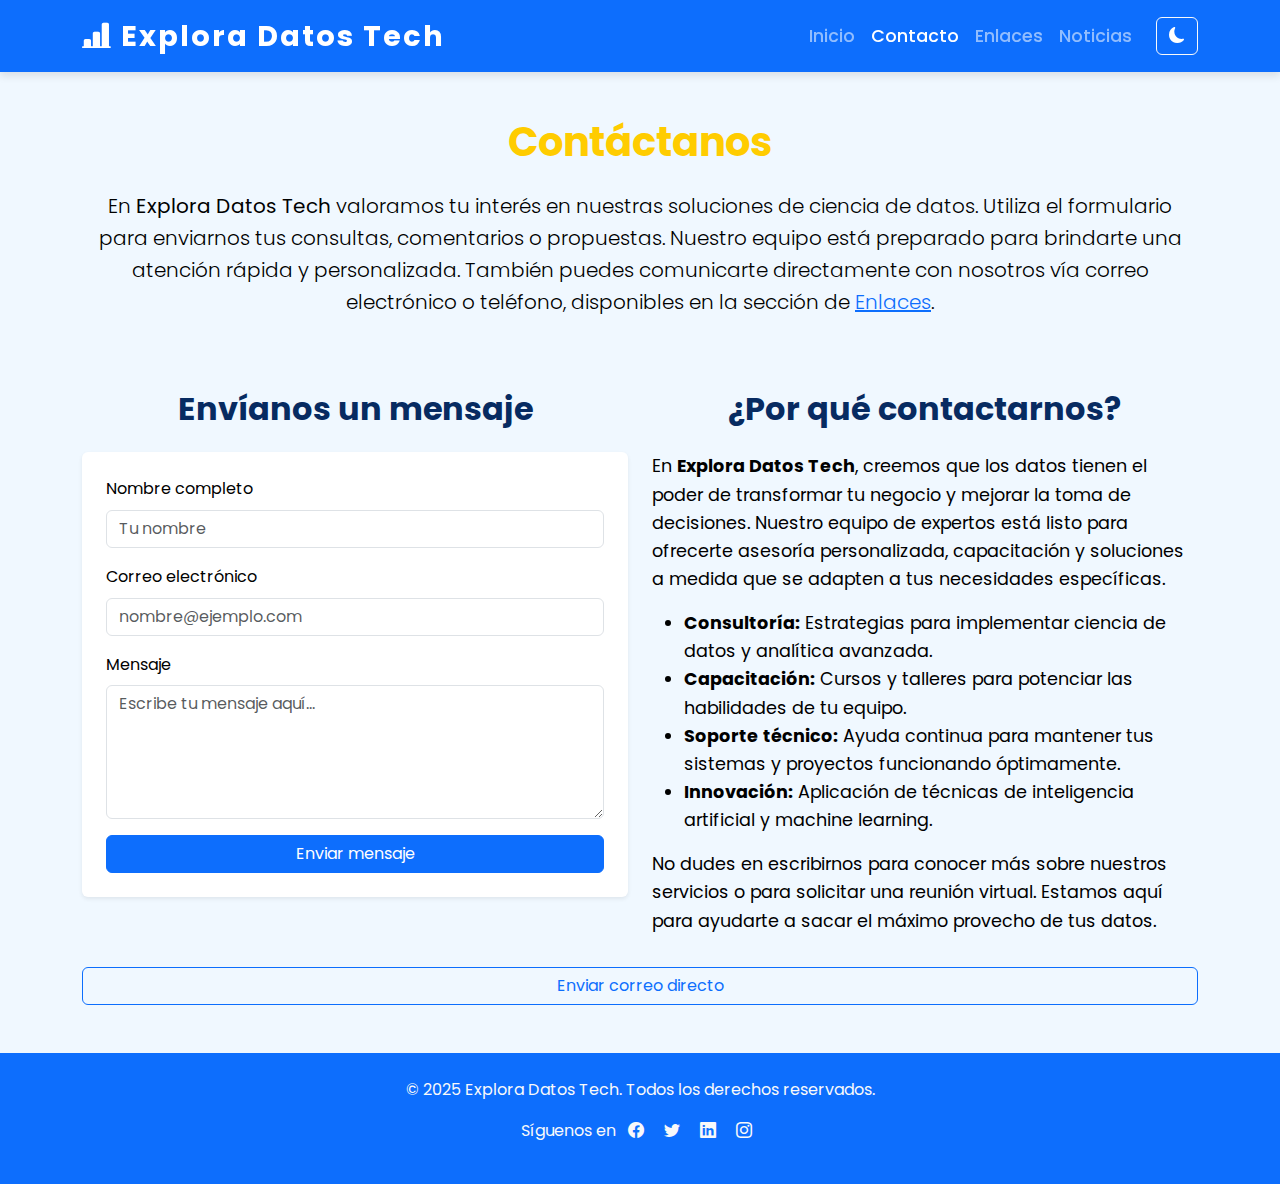
<file: contacto.html>
<!DOCTYPE html>
<html lang="es">
<head>
  <meta charset="UTF-8" />
  <meta name="viewport" content="width=device-width, initial-scale=1" />
  <meta name="description" content="Contáctanos en Explora Datos para recibir asesoría en ciencia de datos, capacitación y soporte técnico.">

  <title>Explora Datos | Contáctanos</title>
  <link rel="icon" href="img/grafico.png" type="image/png" />
  <!-- Google Fonts -->
  <link href="https://fonts.googleapis.com/css2?family=Poppins:wght@400;600&display=swap" rel="stylesheet" />
  <!-- Bootstrap CSS -->
  <link href="https://cdn.jsdelivr.net/npm/bootstrap@5.3.0/dist/css/bootstrap.min.css" rel="stylesheet" />
  <!-- Bootstrap Icons -->
  <link href="https://cdn.jsdelivr.net/npm/bootstrap-icons@1.10.5/font/bootstrap-icons.css" rel="stylesheet" />
  <!-- Custom CSS -->
  <link rel="stylesheet" href="css/style.css"/>
  
</head>
<body>

  <!-- Navbar -->
  <nav class="navbar navbar-expand-lg navbar-dark bg-primary fixed-top">
    <div class="container">
      <a class="navbar-brand" href="index.html">
        <i class="bi bi-bar-chart-line-fill"></i> Explora Datos Tech
      </a>
      <button class="navbar-toggler" type="button" data-bs-toggle="collapse" data-bs-target="#navbarNav" 
              aria-controls="navbarNav" aria-expanded="false" aria-label="Toggle navigation">
        <span class="navbar-toggler-icon"></span>
      </button>
      <div class="collapse navbar-collapse justify-content-end" id="navbarNav">
        <ul class="navbar-nav fs-5">
          <li class="nav-item"><a class="nav-link" href="index.html">Inicio</a></li>
          <li class="nav-item"><a class="nav-link active" href="contacto.html">Contacto</a></li>
          <li class="nav-item"><a class="nav-link" href="enlaces.html">Enlaces</a></li>
          <li class="nav-item"><a class="nav-link" href="noticias.html">Noticias</a></li>
        </ul>
        <!-- Botón de modo oscuro -->
        <button id="btnToggleDark" class="btn btn-outline-light ms-3" title="Modo oscuro" aria-label="Alternar modo oscuro">
            <i class="bi bi-moon-fill"></i>
          </button>
      </div>
    </div>
  </nav>

  <!-- Contenido principal -->
  <main class="container my-5">

    <h1 class="mb-4 text-center">Contáctanos</h1>
    <p class="lead text-center mb-5">
      En <strong>Explora Datos Tech</strong> valoramos tu interés en nuestras soluciones de ciencia de datos.  
      Utiliza el formulario para enviarnos tus consultas, comentarios o propuestas.  
      Nuestro equipo está preparado para brindarte una atención rápida y personalizada.  
      También puedes comunicarte directamente con nosotros vía correo electrónico o teléfono, disponibles en la sección de <a href="enlaces.html">Enlaces</a>.
    </p>

    <div class="row gy-5">

      <!-- Formulario de contacto -->
<section class="col-lg-6">
  <h2 class="mb-4 text-center">Envíanos un mensaje</h2>
  <form id="contactForm" class="p-4 bg-white rounded shadow-sm" novalidate>
    <div class="mb-3">
      <label for="name" class="form-label">Nombre completo</label>
      <input type="text" class="form-control" id="name" placeholder="Tu nombre" required />
    </div>
    <div class="mb-3">
      <label for="email" class="form-label">Correo electrónico</label>
      <input type="email" class="form-control" id="email" placeholder="nombre@ejemplo.com" required />
    </div>
    <div class="mb-3">
      <label for="message" class="form-label">Mensaje</label>
      <textarea class="form-control" id="message" rows="5" placeholder="Escribe tu mensaje aquí..." required></textarea>
    </div>
    <button type="submit" class="btn btn-primary w-100">Enviar mensaje</button>
  </form>

  <div id="successMessage" class="alert alert-success d-none mt-3" role="alert"
       style="width: fit-content; padding: 0.5rem 1rem; margin-top: 1rem;">
    ¡Gracias por contactarnos! Te responderemos pronto.
  </div>
  
</section>

      <!-- Información adicional -->
      <section class="col-lg-6">
        <h2 class="mb-4 text-center">¿Por qué contactarnos?</h2>
        <p>
          En <strong>Explora Datos Tech</strong>, creemos que los datos tienen el poder de transformar
          tu negocio y mejorar la toma de decisiones. Nuestro equipo de expertos está listo para
          ofrecerte asesoría personalizada, capacitación y soluciones a medida que se adapten
          a tus necesidades específicas.
        </p>
        <ul>
          <li><strong>Consultoría:</strong> Estrategias para implementar ciencia de datos y analítica avanzada.</li>
          <li><strong>Capacitación:</strong> Cursos y talleres para potenciar las habilidades de tu equipo.</li>
          <li><strong>Soporte técnico:</strong> Ayuda continua para mantener tus sistemas y proyectos funcionando óptimamente.</li>
          <li><strong>Innovación:</strong> Aplicación de técnicas de inteligencia artificial y machine learning.</li>
        </ul>
        <p>
          No dudes en escribirnos para conocer más sobre nuestros servicios o para solicitar una
          reunión virtual. Estamos aquí para ayudarte a sacar el máximo provecho de tus datos.
        </p>
      </section>

    </div>
        <a href="mailto:contacto@exploradatos.com" class="btn btn-outline-primary w-100 mt-3">
  Enviar correo directo
</a>

  </main>


  <!-- Footer -->
  <footer class="bg-primary text-light text-center py-4">
    <p>© 2025 Explora Datos Tech. Todos los derechos reservados.</p>
    <p>
      Síguenos en 
      <a href="#" class="text-light mx-2"><i class="bi bi-facebook"></i></a>
      <a href="#" class="text-light mx-2"><i class="bi bi-twitter"></i></a>
      <a href="#" class="text-light mx-2"><i class="bi bi-linkedin"></i></a>
      <a href="#" class="text-light mx-2"><i class="bi bi-instagram"></i></a>
    </p>
  </footer>

  <!-- Bootstrap JS Bundle -->
  <script src="https://cdn.jsdelivr.net/npm/bootstrap@5.3.0/dist/js/bootstrap.bundle.min.js"></script>
  
  <!-- Referencia al archivo JS externo con modo oscuro -->
  <script src="js/script.js"></script>

</body>
</html>
</file>
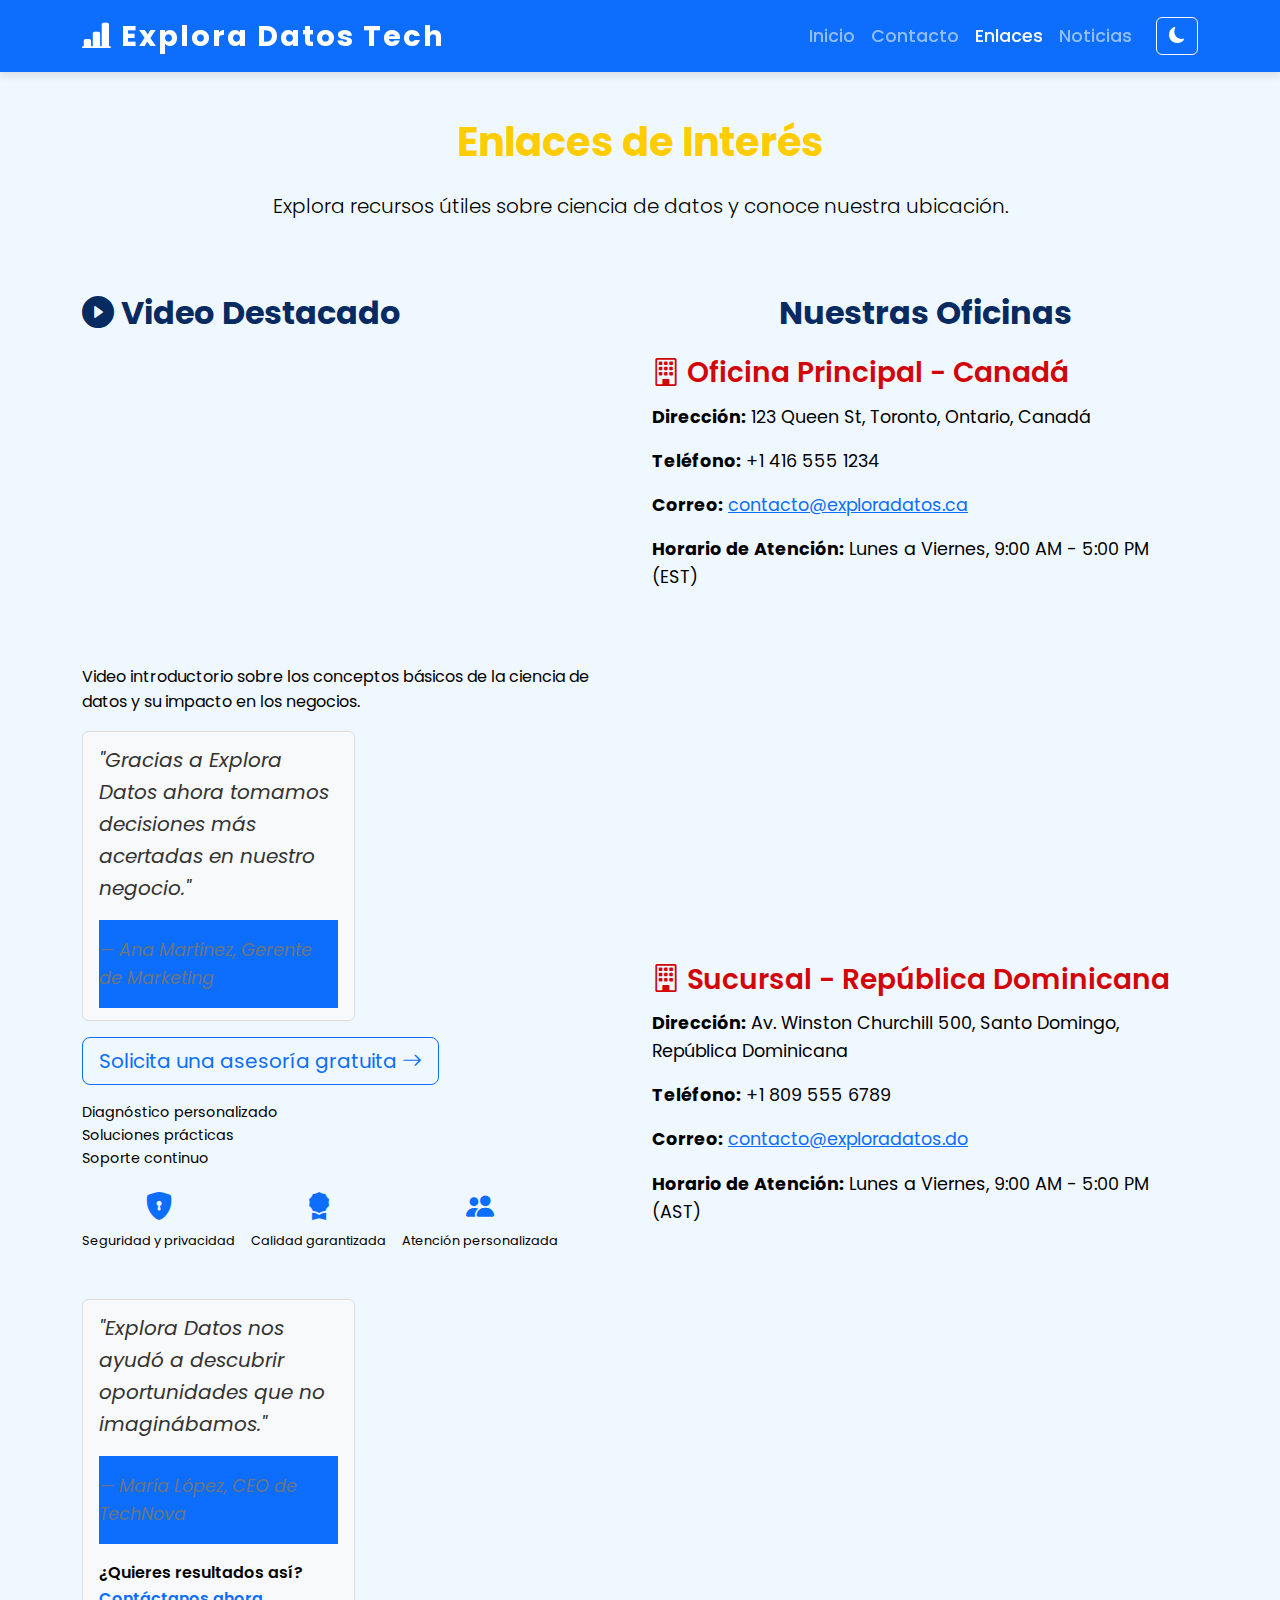
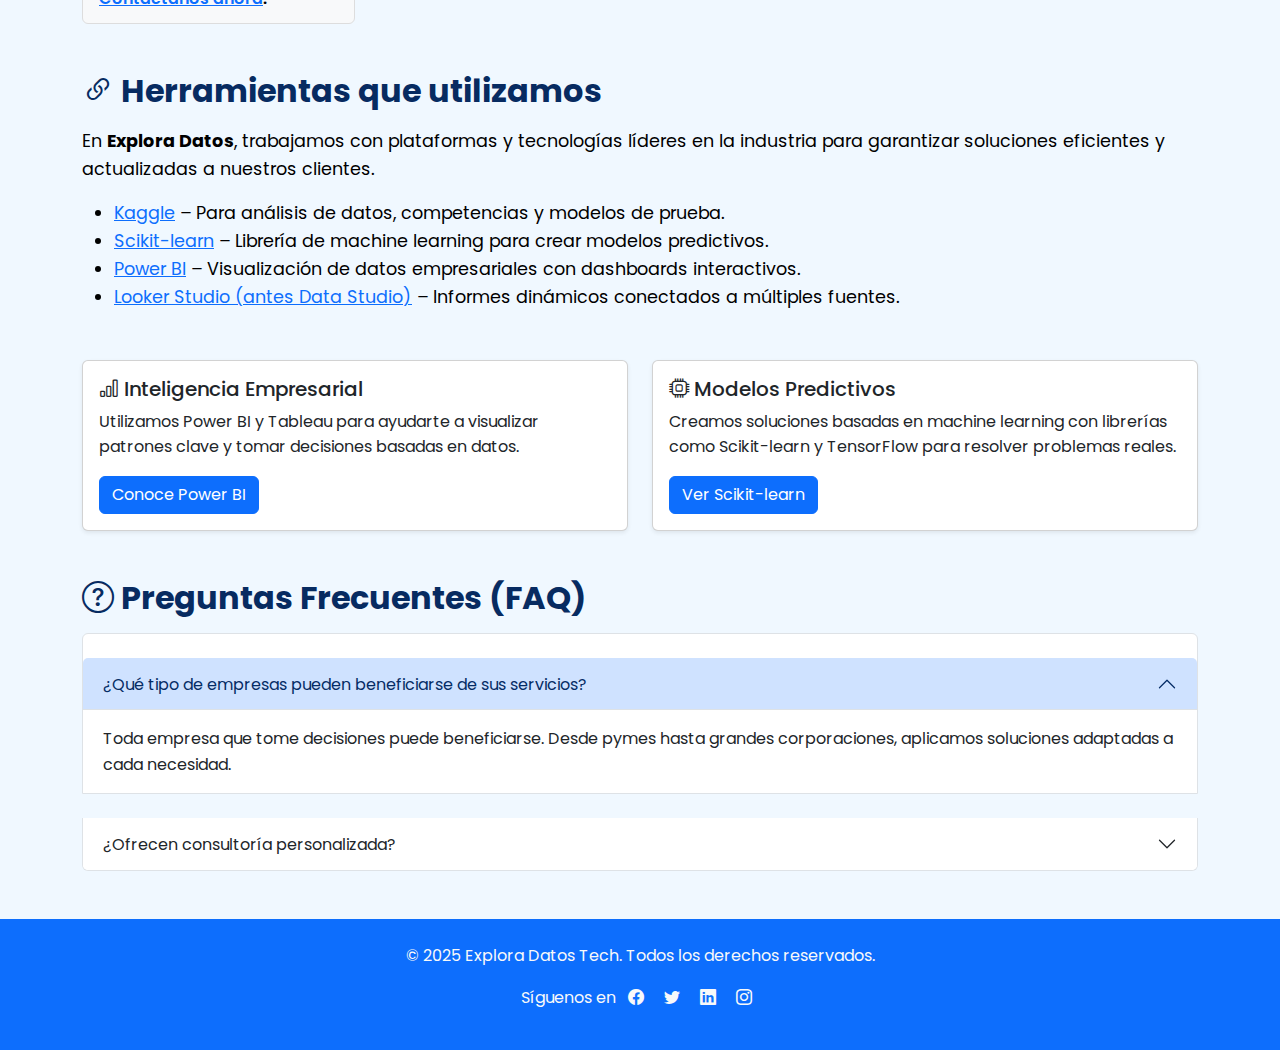
<file: enlaces.html>
<!DOCTYPE html>
<html lang="es">
<head>
  <meta charset="UTF-8" />
  <meta name="viewport" content="width=device-width, initial-scale=1" />
  <title>Explora Datos | Enlaces de Interés</title>
  <link rel="icon" href="img/grafico.png" type="image/png" />
  <!-- Google Fonts -->
  <link href="https://fonts.googleapis.com/css2?family=Poppins:wght@400;600&display=swap" rel="stylesheet" />
  <!-- Bootstrap CSS -->
  <link href="https://cdn.jsdelivr.net/npm/bootstrap@5.3.0/dist/css/bootstrap.min.css" rel="stylesheet" />
  <!-- Bootstrap Icons -->
  <link href="https://cdn.jsdelivr.net/npm/bootstrap-icons@1.10.5/font/bootstrap-icons.css" rel="stylesheet" />
  <!-- Custom CSS -->
  <link rel="stylesheet" href="css/style.css"/>

</head>
<body>

  <!-- Navbar -->
  <nav class="navbar navbar-expand-lg navbar-dark bg-primary fixed-top">
  <div class="container">
    <a class="navbar-brand" href="index.html">
      <i class="bi bi-bar-chart-line-fill"></i> Explora Datos Tech
    </a>
    <button class="navbar-toggler" type="button" data-bs-toggle="collapse" data-bs-target="#navbarNav" 
            aria-controls="navbarNav" aria-expanded="false" aria-label="Toggle navigation">
      <span class="navbar-toggler-icon"></span>
    </button>
    <div class="collapse navbar-collapse justify-content-end" id="navbarNav">
      <ul class="navbar-nav fs-5">
        <li class="nav-item"><a class="nav-link" href="index.html">Inicio</a></li>
        <li class="nav-item"><a class="nav-link" href="contacto.html">Contacto</a></li>
        <li class="nav-item"><a class="nav-link active" href="enlaces.html">Enlaces</a></li>
        <li class="nav-item"><a class="nav-link" href="noticias.html">Noticias</a></li>
      </ul>
      <!-- Botón de modo oscuro -->
      <button id="btnToggleDark" class="btn btn-outline-light ms-3" title="Modo oscuro" aria-label="Alternar modo oscuro">
          <i class="bi bi-moon-fill"></i>
        </button>
    </div>
  </div>
</nav>


  <!-- Contenido principal -->
  <main class="container my-5">

    <h1 class="mb-4 text-center">Enlaces de Interés</h1>
    <p class="lead text-center mb-5">
      Explora recursos útiles sobre ciencia de datos y conoce nuestra ubicación.
    </p>

    <div class="row gy-4">

      <div class="col-md-6">
  <h2><i class="bi bi-play-circle-fill"></i> Video Destacado</h2>
  <div class="ratio ratio-16x9">
    <iframe src="https://www.youtube.com/embed/RBSUwFGa6Fk?si=_OzfY8aZurXckuHY" title="Introducción a la Ciencia de Datos" allowfullscreen></iframe>
  </div>
  <p class="mt-2">Video introductorio sobre los conceptos básicos de la ciencia de datos y su impacto en los negocios.</p>

    <!-- Contenido Adiccional -->
  <div class="mt-3 testimonio-box">
    <blockquote class="blockquote text-start mb-0">
      <p>"Gracias a Explora Datos ahora tomamos decisiones más acertadas en nuestro negocio."</p>
      <footer class="blockquote-footer mt-2">Ana Martínez, <cite title="Empresa XYZ">Gerente de Marketing</cite></footer>
    </blockquote>
  </div>

  <!-- Contenido Adiccional -->
  <div class="mt-3 text-start">
    <a href="contacto.html" class="btn btn-outline-primary btn-lg" role="button" aria-label="Solicita una asesoría gratuita">
      Solicita una asesoría gratuita <i class="bi bi-arrow-right"></i>
    </a>
    <ul class="list-unstyled mt-3" style="font-size: 0.9rem;">
  <li>Diagnóstico personalizado</li>
  <li>Soluciones prácticas</li>
  <li>Soporte continuo</li>
</ul>

    <div class="d-flex gap-3 mt-3">
  <div class="text-center">
    <i class="bi bi-shield-lock-fill fs-3 text-primary"></i>
    <p class="mb-0" style="font-size: 0.8rem;">Seguridad y privacidad</p>
  </div>
  <div class="text-center">
    <i class="bi bi-award-fill fs-3 text-primary"></i>
    <p class="mb-0" style="font-size: 0.8rem;">Calidad garantizada</p>
  </div>
  <div class="text-center">
    <i class="bi bi-people-fill fs-3 text-primary"></i>
    <p class="mb-0" style="font-size: 0.8rem;">Atención personalizada</p>
  </div>
</div>

 <div class="mt-5 testimonio-box">
  <blockquote class="blockquote text-start mb-0">
    <p>"Explora Datos nos ayudó a descubrir oportunidades que no imaginábamos."</p>
    <footer class="blockquote-footer mt-2">María López, <cite title="TechNova">CEO de TechNova</cite></footer>
  </blockquote>
  <p class="mt-3 mb-0 fw-semibold text-start">
    ¿Quieres resultados así? 
    <a href="contacto.html">Contáctanos ahora</a>.
  </p>
</div>



  </div>
</div>

      <!-- Oficinas -->
      <section class="col-md-6">

        <h2 class="mb-4 text-center">Nuestras Oficinas</h2>

        <!-- Oficina Principal - Canadá -->
        <div class="mb-5">
          <h3><i class="bi bi-building"></i> Oficina Principal - Canadá</h3>
          <p><strong>Dirección:</strong> 123 Queen St, Toronto, Ontario, Canadá</p>
          <p><strong>Teléfono:</strong> +1 416 555 1234</p>
          <p><strong>Correo:</strong> <a href="mailto:contacto@exploradatos.ca">contacto@exploradatos.ca</a></p>
          <p><strong>Horario de Atención:</strong> Lunes a Viernes, 9:00 AM - 5:00 PM (EST)</p>
          <div class="ratio ratio-16x9">
            <iframe
              src="https://www.google.com/maps/embed?pb=!1m18!1m12!1m3!1d2886.372691631685!2d-79.3839346845012!3d43.65322617912133!2m3!1f0!2f0!3f0!3m2!1i1024!2i768!4f13.1!3m3!1m2!1s0x882b34d0f1b2c041%3A0x95e88b8e6b7f3077!2sToronto%2C%20Ontario%2C%20Canada!5e0!3m2!1ses!2sdo!4v1688681000000!5m2!1ses!2sdo"
              style="border:0;" allowfullscreen="" loading="lazy" referrerpolicy="no-referrer-when-downgrade">
            </iframe>
          </div>
        </div>

        <!-- Sucursal - República Dominicana -->
        <div>
          <h3><i class="bi bi-building"></i> Sucursal - República Dominicana</h3>
          <p><strong>Dirección:</strong> Av. Winston Churchill 500, Santo Domingo, República Dominicana</p>
          <p><strong>Teléfono:</strong> +1 809 555 6789</p>
          <p><strong>Correo:</strong> <a href="mailto:contacto@exploradatos.do">contacto@exploradatos.do</a></p>
          <p><strong>Horario de Atención:</strong> Lunes a Viernes, 9:00 AM - 5:00 PM (AST)</p>
          <div class="ratio ratio-16x9">
            <iframe 
              src="https://www.google.com/maps/embed?pb=!1m18!1m12!1m3!1d3782.927815658408!2d-69.9351636846106!3d18.486057088833297!2m3!1f0!2f0!3f0!3m2!1i1024!2i768!4f13.1!3m3!1m2!1s0x8ea9a27ef3c1e2b1%3A0xa57f1bb9c8b52aa1!2sAv.%20Winston%20Churchill%20500%2C%20Santo%20Domingo!5e0!3m2!1ses!2sdo!4v1688681300000!5m2!1ses!2sdo" 
              style="border:0;" allowfullscreen="" loading="lazy" referrerpolicy="no-referrer-when-downgrade">
            </iframe>
          </div>
        </div>

      </section>

    </div>
  <!-- Contenido Adiccional -->
<section class="mt-5">
  <h2><i class="bi bi-link-45deg"></i> Herramientas que utilizamos</h2>
  <p>En <strong>Explora Datos</strong>, trabajamos con plataformas y tecnologías líderes en la industria para garantizar soluciones eficientes y actualizadas a nuestros clientes.</p>
  <ul>
    <li><a href="https://www.kaggle.com/" target="_blank">Kaggle</a> – Para análisis de datos, competencias y modelos de prueba.</li>
    <li><a href="https://scikit-learn.org/" target="_blank">Scikit-learn</a> – Librería de machine learning para crear modelos predictivos.</li>
    <li><a href="https://powerbi.microsoft.com/" target="_blank">Power BI</a> – Visualización de datos empresariales con dashboards interactivos.</li>
    <li><a href="https://datastudio.google.com/" target="_blank">Looker Studio (antes Data Studio)</a> – Informes dinámicos conectados a múltiples fuentes.</li>
  </ul>
</section>

<!-- Tarjetas de tecnologías clave -->
<div class="row row-cols-1 row-cols-md-2 g-4 mt-4">
  <div class="col">
    <div class="card h-100 shadow-sm">
      <div class="card-body">
        <h5 class="card-title"><i class="bi bi-bar-chart"></i> Inteligencia Empresarial</h5>
        <p class="card-text">Utilizamos Power BI y Tableau para ayudarte a visualizar patrones clave y tomar decisiones basadas en datos.</p>
        <a href="https://powerbi.microsoft.com/" class="btn btn-primary" target="_blank">Conoce Power BI</a>
      </div>
    </div>
  </div>
  <div class="col">
    <div class="card h-100 shadow-sm">
      <div class="card-body">
        <h5 class="card-title"><i class="bi bi-cpu"></i> Modelos Predictivos</h5>
        <p class="card-text">Creamos soluciones basadas en machine learning con librerías como Scikit-learn y TensorFlow para resolver problemas reales.</p>
        <a href="https://scikit-learn.org/" class="btn btn-primary" target="_blank">Ver Scikit-learn</a>
      </div>
    </div>
  </div>
</div>

<!-- Preguntas frecuentes -->
<section class="mt-5">
  <h2><i class="bi bi-question-circle"></i> Preguntas Frecuentes (FAQ)</h2>
  <div class="accordion" id="faqAccordion">
    <div class="accordion-item">
      <h2 class="accordion-header" id="faq1">
        <button class="accordion-button" type="button" data-bs-toggle="collapse" data-bs-target="#collapse1" aria-expanded="true" aria-controls="collapse1">
          ¿Qué tipo de empresas pueden beneficiarse de sus servicios?
        </button>
      </h2>
      <div id="collapse1" class="accordion-collapse collapse show" aria-labelledby="faq1" data-bs-parent="#faqAccordion">
        <div class="accordion-body">
          Toda empresa que tome decisiones puede beneficiarse. Desde pymes hasta grandes corporaciones, aplicamos soluciones adaptadas a cada necesidad.
        </div>
      </div>
    </div>

    <div class="accordion-item">
      <h2 class="accordion-header" id="faq2">
        <button class="accordion-button collapsed" type="button" data-bs-toggle="collapse" data-bs-target="#collapse2" aria-expanded="false" aria-controls="collapse2">
          ¿Ofrecen consultoría personalizada?
        </button>
      </h2>
      <div id="collapse2" class="accordion-collapse collapse" aria-labelledby="faq2" data-bs-parent="#faqAccordion">
        <div class="accordion-body">
          Sí, uno de nuestros pilares es ofrecer consultoría adaptada a los objetivos de cada cliente, acompañando desde el diagnóstico hasta la implementación.
        </div>
      </div>
    </div>
  </div>
</section>
  </main>

  <!-- Footer -->
  <footer class="bg-primary text-light text-center py-4 mt-5">
    <p>© 2025 Explora Datos Tech. Todos los derechos reservados.</p>
    <p>
      Síguenos en 
      <a href="#" class="text-light mx-2"><i class="bi bi-facebook"></i></a>
      <a href="#" class="text-light mx-2"><i class="bi bi-twitter"></i></a>
      <a href="#" class="text-light mx-2"><i class="bi bi-linkedin"></i></a>
      <a href="#" class="text-light mx-2"><i class="bi bi-instagram"></i></a>
    </p>
  </footer>

  <!-- Bootstrap JS Bundle -->
  <script src="https://cdn.jsdelivr.net/npm/bootstrap@5.3.0/dist/js/bootstrap.bundle.min.js"></script>

  <script src="js/script.js"></script>
</body>
</html>
</file>
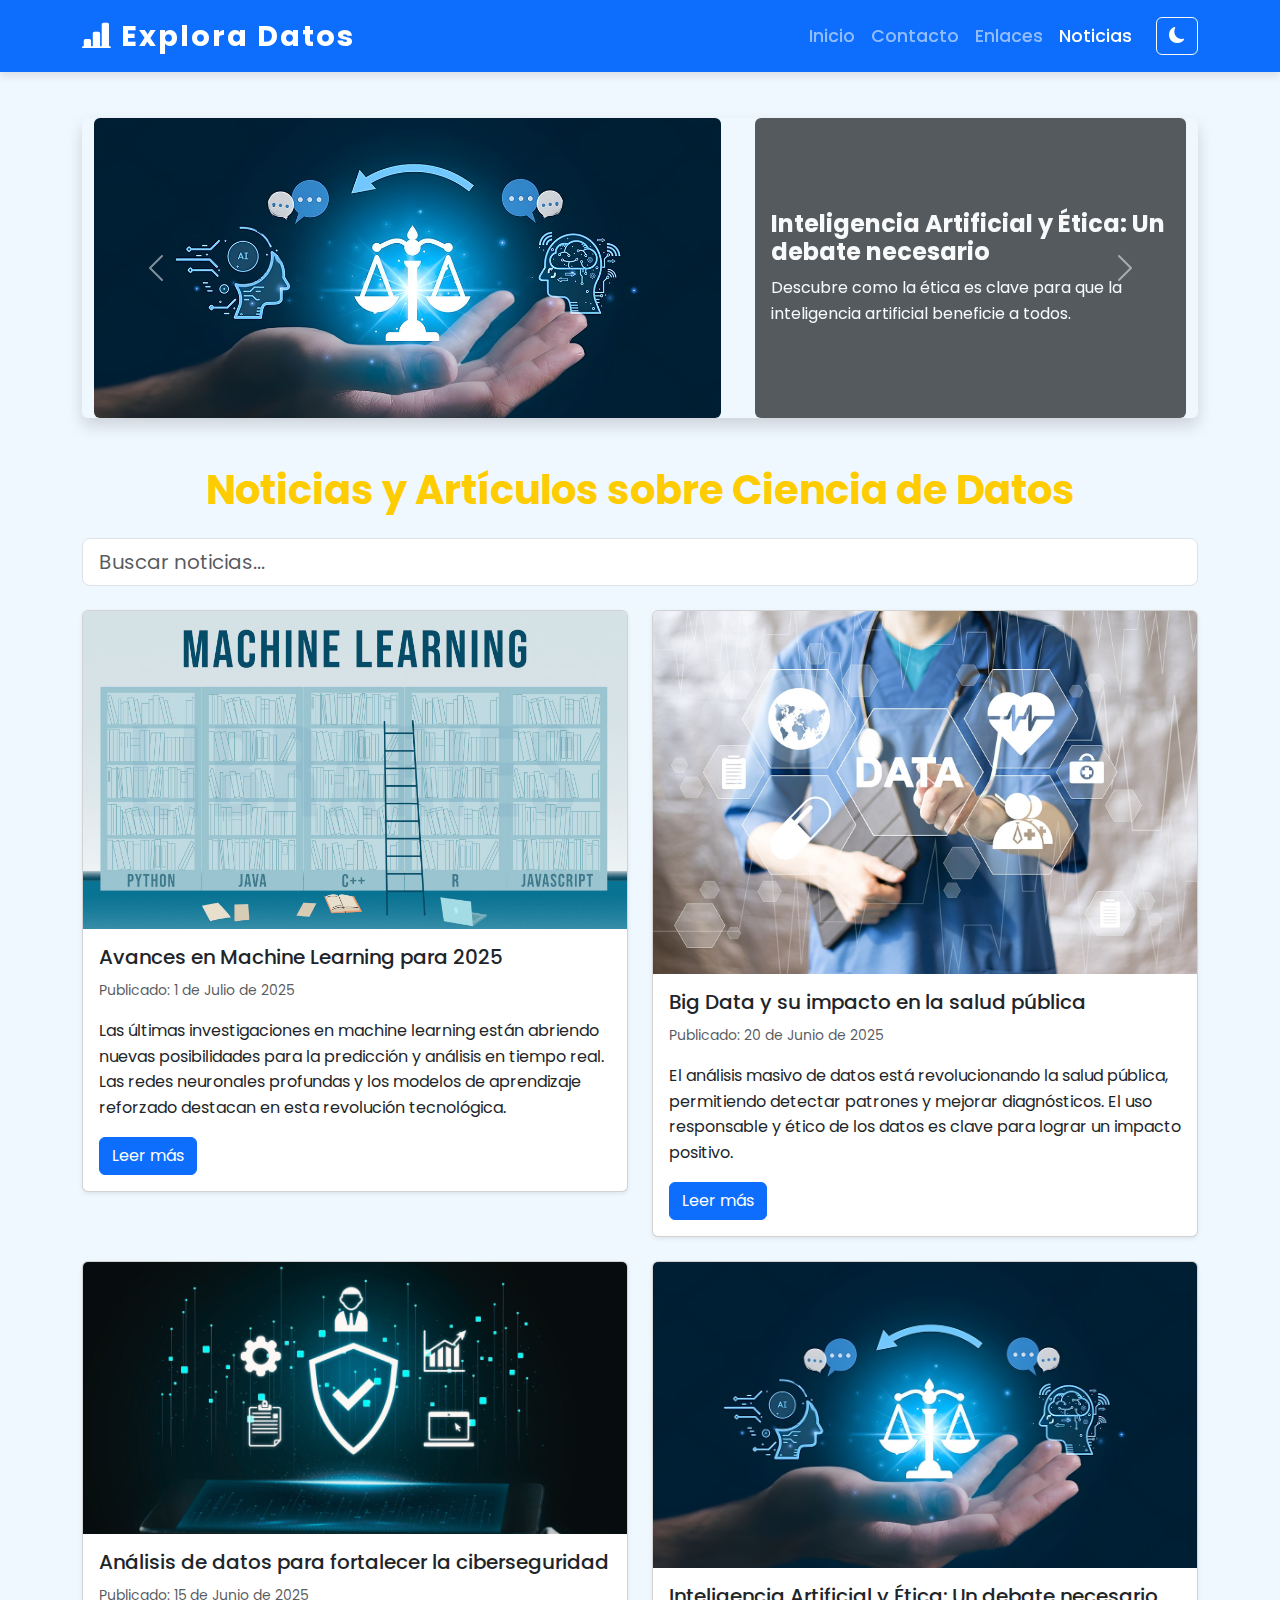
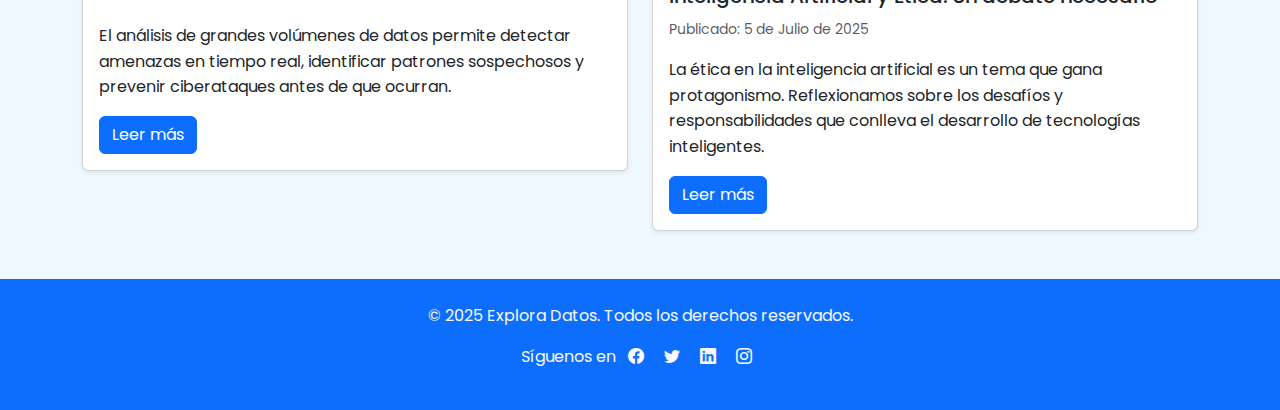
<file: noticias.html>
<!DOCTYPE html>
<html lang="es">
<head>
  <meta charset="UTF-8" />
  <meta name="viewport" content="width=device-width, initial-scale=1" />
  <title>Explora Datos | Noticias</title>
  <link rel="icon" href="img/grafico.png" type="image/png" />
  <!-- Google Fonts -->
  <link href="https://fonts.googleapis.com/css2?family=Poppins:wght@400;600&display=swap" rel="stylesheet" />
  <!-- Bootstrap CSS -->
  <link href="https://cdn.jsdelivr.net/npm/bootstrap@5.3.0/dist/css/bootstrap.min.css" rel="stylesheet" />
  <!-- Bootstrap Icons -->
  <link href="https://cdn.jsdelivr.net/npm/bootstrap-icons@1.10.5/font/bootstrap-icons.css" rel="stylesheet" />
  <!-- Custom CSS -->
  <link rel="stylesheet" href="css/style.css"/>
</head>
<body>

  <!-- Navbar -->
<nav class="navbar navbar-expand-lg navbar-dark bg-primary fixed-top">
  <div class="container">
    <a class="navbar-brand" href="index.html">
      <i class="bi bi-bar-chart-line-fill"></i> Explora Datos
    </a>
    <button class="navbar-toggler" type="button" data-bs-toggle="collapse" data-bs-target="#navbarNav" 
            aria-controls="navbarNav" aria-expanded="false" aria-label="Toggle navigation">
      <span class="navbar-toggler-icon"></span>
    </button>
    <div class="collapse navbar-collapse justify-content-end" id="navbarNav">
      <ul class="navbar-nav fs-5">
        <li class="nav-item"><a class="nav-link" href="index.html">Inicio</a></li>
        <li class="nav-item"><a class="nav-link" href="contacto.html">Contacto</a></li>
        <li class="nav-item"><a class="nav-link" href="enlaces.html">Enlaces</a></li>
        <li class="nav-item"><a class="nav-link active" href="noticias.html">Noticias</a></li>
      </ul>
      <!-- Botón de modo oscuro -->
      <button id="btnToggleDark" class="btn btn-outline-light ms-3" title="Modo oscuro" aria-label="Alternar modo oscuro">
          <i class="bi bi-moon-fill"></i>
        </button>
    </div>
  </div>
</nav>


  <!-- Carrusel de noticias destacadas -->
<div id="carouselNoticias" class="carousel slide container my-5" data-bs-ride="carousel">
  <div class="carousel-inner rounded shadow">
    <div class="carousel-item active">
      <div class="row align-items-center">
        <div class="col-md-7">
          <img src="img/iaetica.jpg" class="d-block w-100 rounded" alt="Inteligencia Artificial y Ética" />
        </div>
        <div class="col-md-5">
          <div class="carousel-caption text-start bg-dark bg-opacity-75 rounded p-3">
            <h5>Inteligencia Artificial y Ética: Un debate necesario</h5>
            <p>Descubre como la ética es clave para que la inteligencia artificial beneficie a todos.</p>
          </div>
        </div>
      </div>
    </div>

    <div class="carousel-item">
      <div class="row align-items-center">
        <div class="col-md-7">
          <img src="img/bigdatasalud.jpg" class="d-block w-100 rounded" alt="Big Data en Salud" />
        </div>
        <div class="col-md-5">
          <div class="carousel-caption text-start bg-dark bg-opacity-75 rounded p-3">
            <h5>Big Data y su impacto en la salud pública</h5>
            <p>Cómo los datos están transformando la atención médica y la investigación.</p>
          </div>
        </div>
      </div>
    </div>

    <div class="carousel-item">
      <div class="row align-items-center">
        <div class="col-md-7">
          <img src="img/empresaydato.jpg" class="d-block w-100 rounded" alt="Visualización de Datos" />
        </div>
        <div class="col-md-5">
          <div class="carousel-caption text-start bg-dark bg-opacity-75 rounded p-3">
            <h5>El análisis de datos impulsa decisiones estratégicas</h5>
            <p>El análisis de datos permite a las empresas tomar decisiones más inteligentes y mejorar sus procesos.</p>
          </div>
        </div>
      </div>
    </div>
  </div>

  <button class="carousel-control-prev" type="button" data-bs-target="#carouselNoticias" data-bs-slide="prev">
    <span class="carousel-control-prev-icon" aria-hidden="true"></span>
    <span class="visually-hidden">Anterior</span>
  </button>
  <button class="carousel-control-next" type="button" data-bs-target="#carouselNoticias" data-bs-slide="next">
    <span class="carousel-control-next-icon" aria-hidden="true"></span>
    <span class="visually-hidden">Siguiente</span>
  </button>
</div>
 

  <!-- Buscador -->
<main class="container my-5">
  <h1 class="mb-4 text-center">Noticias y Artículos sobre Ciencia de Datos</h1>
  
  <div class="mb-4">
    <input
      type="text"
      id="buscadorNoticias"
      class="form-control form-control-lg"
      placeholder="Buscar noticias..."
      aria-label="Buscar noticias"
    />
  </div>

  <div class="row gy-4" id="listaNoticias">

  <article class="col-md-6">
    <div class="card shadow-sm">
      <img src="img/avancemachine.jpg" class="card-img-top" alt="Avances en Machine Learning" />
      <div class="card-body">
        <h5 class="card-title">Avances en Machine Learning para 2025</h5>
        <p class="card-text"><small class="text-muted">Publicado: 1 de Julio de 2025</small></p>
        <p class="card-text">
          Las últimas investigaciones en machine learning están abriendo nuevas posibilidades para la predicción y análisis en tiempo real. Las redes neuronales profundas y los modelos de aprendizaje reforzado destacan en esta revolución tecnológica.
        </p>
        <a class="btn btn-primary" data-bs-toggle="collapse" href="#detalle1" role="button" aria-expanded="false" aria-controls="detalle1">
          Leer más
        </a>
        <div class="collapse mt-3" id="detalle1">
          <p>
            Las redes neuronales profundas y los modelos de aprendizaje reforzado están revolucionando el sector, permitiendo mejorar la precisión y velocidad de análisis de grandes datos. Se esperan avances significativos en aplicaciones de IA en los próximos años.
          </p>
        </div>
      </div>
    </div>
  </article>

  <article class="col-md-6">
    <div class="card shadow-sm">
      <img src="img/bigdatasalud.jpg" class="card-img-top" alt="Big Data en Salud" />
      <div class="card-body">
        <h5 class="card-title">Big Data y su impacto en la salud pública</h5>
        <p class="card-text"><small class="text-muted">Publicado: 20 de Junio de 2025</small></p>
        <p class="card-text">
          El análisis masivo de datos está revolucionando la salud pública, permitiendo detectar patrones y mejorar diagnósticos. El uso responsable y ético de los datos es clave para lograr un impacto positivo.
        </p>
        <a class="btn btn-primary" data-bs-toggle="collapse" href="#detalle2" role="button" aria-expanded="false" aria-controls="detalle2">
          Leer más
        </a>
        <div class="collapse mt-3" id="detalle2">
          <p>
            Las instituciones están adoptando tecnologías de análisis avanzado que integran datos en tiempo real para prever brotes y mejorar tratamientos, siempre con respeto a la privacidad y ética del paciente.
          </p>
        </div>
      </div>
    </div>
  </article>

  <article class="col-md-6">
    <div class="card shadow-sm">
      <img src="img/datasecurity.jpg" class="card-img-top" alt="Visualización de Datos" />
      <div class="card-body">
        <h5 class="card-title">Análisis de datos para fortalecer la ciberseguridad</h5>
        <p class="card-text"><small class="text-muted">Publicado: 15 de Junio de 2025</small></p>
        <p class="card-text">
          El análisis de grandes volúmenes de datos permite detectar amenazas en tiempo real, identificar patrones sospechosos y prevenir ciberataques antes de que ocurran.
        </p>
        <a class="btn btn-primary" data-bs-toggle="collapse" href="#detalle3" role="button" aria-expanded="false" aria-controls="detalle3">
          Leer más
        </a>
        <div class="collapse mt-3" id="detalle3">
          <p>
            Gracias a tecnologías avanzadas, se monitorizan y analizan continuamente redes y sistemas para anticipar y bloquear ataques, protegiendo datos críticos y la infraestructura digital.
          </p>
        </div>
      </div>
    </div>
  </article>

  <article class="col-md-6">
    <div class="card shadow-sm">
      <img src="img/iaetica.jpg" class="card-img-top" alt="Inteligencia Artificial y Ética" />
      <div class="card-body">
        <h5 class="card-title">Inteligencia Artificial y Ética: Un debate necesario</h5>
        <p class="card-text"><small class="text-muted">Publicado: 5 de Julio de 2025</small></p>
        <p class="card-text">
          La ética en la inteligencia artificial es un tema que gana protagonismo. Reflexionamos sobre los desafíos y responsabilidades que conlleva el desarrollo de tecnologías inteligentes.
        </p>
        <a class="btn btn-primary" data-bs-toggle="collapse" href="#detalle4" role="button" aria-expanded="false" aria-controls="detalle4">
          Leer más
        </a>
        <div class="collapse mt-3" id="detalle4">
          <p>
            Se discuten temas como la transparencia, el sesgo algorítmico, y la responsabilidad en decisiones automáticas para garantizar que la IA se use para el beneficio común sin riesgos éticos.
          </p>
        </div>
      </div>
    </div>
  </article>

</div>

  </div>
  <p id="noResultados" class="text-center mt-4" style="display:none;">No se encontraron resultados.</p>
</main>

  <!-- Footer -->
  <footer class="bg-primary text-light text-center py-4">
    <p>© 2025 Explora Datos. Todos los derechos reservados.</p>
    <p>
      Síguenos en 
      <a href="#" class="text-light mx-2"><i class="bi bi-facebook"></i></a>
      <a href="#" class="text-light mx-2"><i class="bi bi-twitter"></i></a>
      <a href="#" class="text-light mx-2"><i class="bi bi-linkedin"></i></a>
      <a href="#" class="text-light mx-2"><i class="bi bi-instagram"></i></a>
    </p>
  </footer>

  <!-- Bootstrap JS Bundle -->
  <script src="https://cdn.jsdelivr.net/npm/bootstrap@5.3.0/dist/js/bootstrap.bundle.min.js"></script>

  <script src="js/script.js"></script>
</body>
</html>
</file>
<file: css/style.css>
/* ----------- FUENTE GENERAL ----------- */
body {
  font-family: 'Poppins', sans-serif;
  background-color: #f0f8ff; /* azul claro */
  color: #000000; /* negro para los párrafos */
  line-height: 1.6;
  transition: background-color 0.3s ease, color 0.3s ease;
  padding-top: 70px; /* para evitar que el navbar tape contenido */
}

/* TÍTULOS GENERALES */
h1 {
  font-family: 'Poppins', sans-serif;
  font-weight: 700;
  color: #ffcc00; /* amarillo */
  margin-top: 1.5rem;
  margin-bottom: 1rem;
}

h2 {
  font-family: 'Poppins', sans-serif;
  font-weight: 700;
  color: #072b61; /* azul marino */
  margin-top: 1.5rem;
  margin-bottom: 1rem;
}

/* SUBTÍTULOS (usa h3 y h5 como subtítulo azul marino) */
h3{
  font-family: 'Poppins', sans-serif;
  font-weight: 600;
  color: #d20508; /* azul marino */
  margin-top: 1.2rem;
  margin-bottom: 0.8rem;
}

/* ----------- NAVBAR ----------- */
.navbar {
  box-shadow: 0 4px 8px rgba(0, 0, 0, 0.1);
}

.navbar-brand {
  font-weight: 700;
  font-size: 1.8rem;
  letter-spacing: 2px;
}

.nav-link {
  font-weight: 500;
  font-size: 1.1rem;
  transition: color 0.3s ease;
}

.nav-link:hover {
  color: #ffc107 !important;
  text-decoration: underline;
}

/* ----------- CARRUSEL 1 ----------- */
#carouselExampleIndicators {
  max-width: 700px;  /* Controla el ancho total del carrusel */
  margin: 40px auto; /* Centra horizontalmente y da margen arriba/abajo */
}

#carouselExampleIndicators .carousel-inner {
  max-height: 400px; /* Altura máxima del contenedor de imágenes */
  overflow: hidden;  /* Para que no se desborde si la imagen es grande */
  border-radius: 10px;
}

#carouselExampleIndicators .carousel-inner img {
  max-height: 400px; /* Limita la altura de la imagen */
  width: 100%;       /* Que ocupe todo el ancho del contenedor (max 700px) */
  object-fit: cover; /* Que recorte si es necesario para cubrir el área */
  display: block;
  border-radius: 10px;
  margin-left: auto;
  margin-right: auto;
  
}

.carousel-caption {
  position: static; /* Para que no quede sobre la imagen */
  color: #fff;
}

.carousel-item img {
  max-height: 400px; /* Controla la altura */
  object-fit: cover;
}

.carousel-inner .row {
  margin: 0; /* Quitar márgenes negativos del row */
}

/* ----------- CARRUSEL 2 ----------- */
#carouselNoticias .carousel-inner img {
  height: 300px;       /* Tamaño más pequeño para las imágenes */
  object-fit: cover;
  border-radius: 10px;
}

#carouselNoticias .carousel-caption {
  position: static;    /* Para que no se superponga a la imagen */
  background-color: rgba(13, 110, 253, 0.75);
  border-radius: 10px;
  padding: 1rem;
  color: #f8f9fa;
  text-align: left;
  margin-left: 10px;   /* Espacio entre imagen y texto */
  height: 300px;       /* Mismo alto que la imagen para alinearlo */
  display: flex;
  flex-direction: column;
  justify-content: center;
}

#carouselNoticias .carousel-caption h5 {
  font-size: 1.5rem;
  font-weight: 700;
  margin-bottom: 0.5rem;
}

#carouselNoticias .carousel-caption p {
  font-size: 1rem;
  margin: 0;
}


/* Listas generales */
section.container ul.list-unstyled li {
  font-weight: 600; /* peso general para listas */
  color: #222222;
  font-size: 1rem;
  margin-bottom: 0.3rem;
  letter-spacing: 0.5px;
}

.custom-bg {
  background-color: #9aa8c0;
}

.dark-mode .card .card-text li {
  color: #b0b8c1; /* gris azulado suave */
  font-weight: 500;
}


/* Ajuste especial para "Valores" para que sea menos grueso */
section.container > .row > .col-md-4:nth-child(3) ul.list-unstyled li {
  font-weight: 500; /* más ligero que 600 */
}

/* Lo mismo en modo oscuro */
.dark-mode section.container > .row > .col-md-4:nth-child(3) ul.list-unstyled li {
  font-weight: 500;
}



/* ----------- BOTÓN MODO OSCURO ----------- */
#btnToggleDark {
  z-index: 9999;
  font-weight: 600;
}

/* Icono del botón modo oscuro */
#btnToggleDark i {
  color: white; /* color inicial */
  transition: color 0.3s ease; /* transición suave */
  cursor: pointer;
}

#btnToggleDark:hover i {
  color: #ffc107; /* amarillo al pasar mouse */
}

/* Modo oscuro - estilos generales */
.dark-mode {
  background-color: #121212;
  color: #e0e0e0;
}

.dark-mode .navbar {
  background-color: #212529 !important;
  box-shadow: none;
}

.dark-mode .nav-link {
  color: #e0e0e0 !important;
}

/* Solo en modo oscuro: letras de listas en cards, servicios y beneficios más suaves */
.dark-mode section ol.fs-5 li,
.dark-mode section ul.fs-5 li {
color: #cfd8dc;
font-weight: 400;
}

/* -- Corrección específica para el card de "Valores" -- */
.dark-mode section.container > .row > .col-md-4:nth-child(3) ul.list-unstyled li {
  color: #000000 !important;
  font-weight: 500;
}



.dark-mode .nav-link:hover {
  color: #ffc107 !important;
  text-decoration: underline;
}

.dark-mode .carousel-caption {
  background-color: rgba(255, 193, 7, 0.75);
}

.dark-mode footer {
  background-color: #212529 !important;
  color: #e0e0e0 !important;
}

/* En modo oscuro, icono botón modo oscuro */
.dark-mode #btnToggleDark i {
  color: #e0e0e0;
}

.dark-mode #btnToggleDark:hover i {
  color: #ffc107;
}


/* ----------- FOOTER ----------- */
footer {
  background-color: #0d6efd;
  color: white;
  padding: 1rem 0;
  margin-top: 3rem;
}

footer .social-icons a {
  color: white;
  margin: 0 10px;
  transition: color 0.3s ease;
}

footer .social-icons a:hover {
  color: #ffc107;
}

.visually-hidden {
  position: absolute !important;
  width: 1px; 
  height: 1px;
  padding: 0; 
  margin: -1px;
  overflow: hidden;
  clip: rect(0, 0, 0, 0);
  border: 0;
}

/* ----------- EFECTOS HOVER ----------- */
a:hover,
button:hover {
  cursor: pointer;
  text-decoration: none;
  color: #ffc107 !important;
  transition: color 0.3s ease;
}

section p,
section li {
  font-size: 1.1rem;
}


/* ----------- RESPONSIVE ----------- */
@media (max-width: 576px) {
  .carousel-inner img {
    height: 250px;
  }
  h1 {
    font-size: 2rem;
  }
  .navbar-brand {
    font-size: 1.4rem;
  }
}

.testimonio-box {
  background-color: #f8f9fa; /* color claro, suave */
  border: 1px solid #ddd;    /* borde delgado */
  padding: 0.75rem 1rem;     /* menos padding */
  border-radius: 6px;
  box-shadow: none;         
  
  width: 50%;                /* ancho fijo menor a la mitad */
  margin-right: auto;        /* para que se quede a la izquierda */
}

.testimonio-box blockquote {
  margin-bottom: 0;
  font-style: italic;
  color: #333;
}

@media (prefers-color-scheme: dark) {
  .testimonio-box {
    background-color: #2a2a2a;
    border-color: #444;
    color: #ccc;
  }
}

.btn:hover {
  transform: translateY(-3px);
  box-shadow: 0 4px 10px rgba(0,0,0,0.2);
  transition: all 0.3s ease;
}

h1:hover,
h2:hover,
h3:hover,
h4:hover,
h5:hover {
  transform: scale(1.05);
  transition: transform 0.3s ease, color 0.3s ease;
  color: #0d6efd; 
  cursor: pointer;
}

.lead:hover {
  transform: scale(1.03);
  transition: transform 0.3s ease, color 0.3s ease;
  color: #0d6efd;
  cursor: pointer;
}

#listaNoticias article {
  transition: opacity 0.3s ease;
}
</file>
